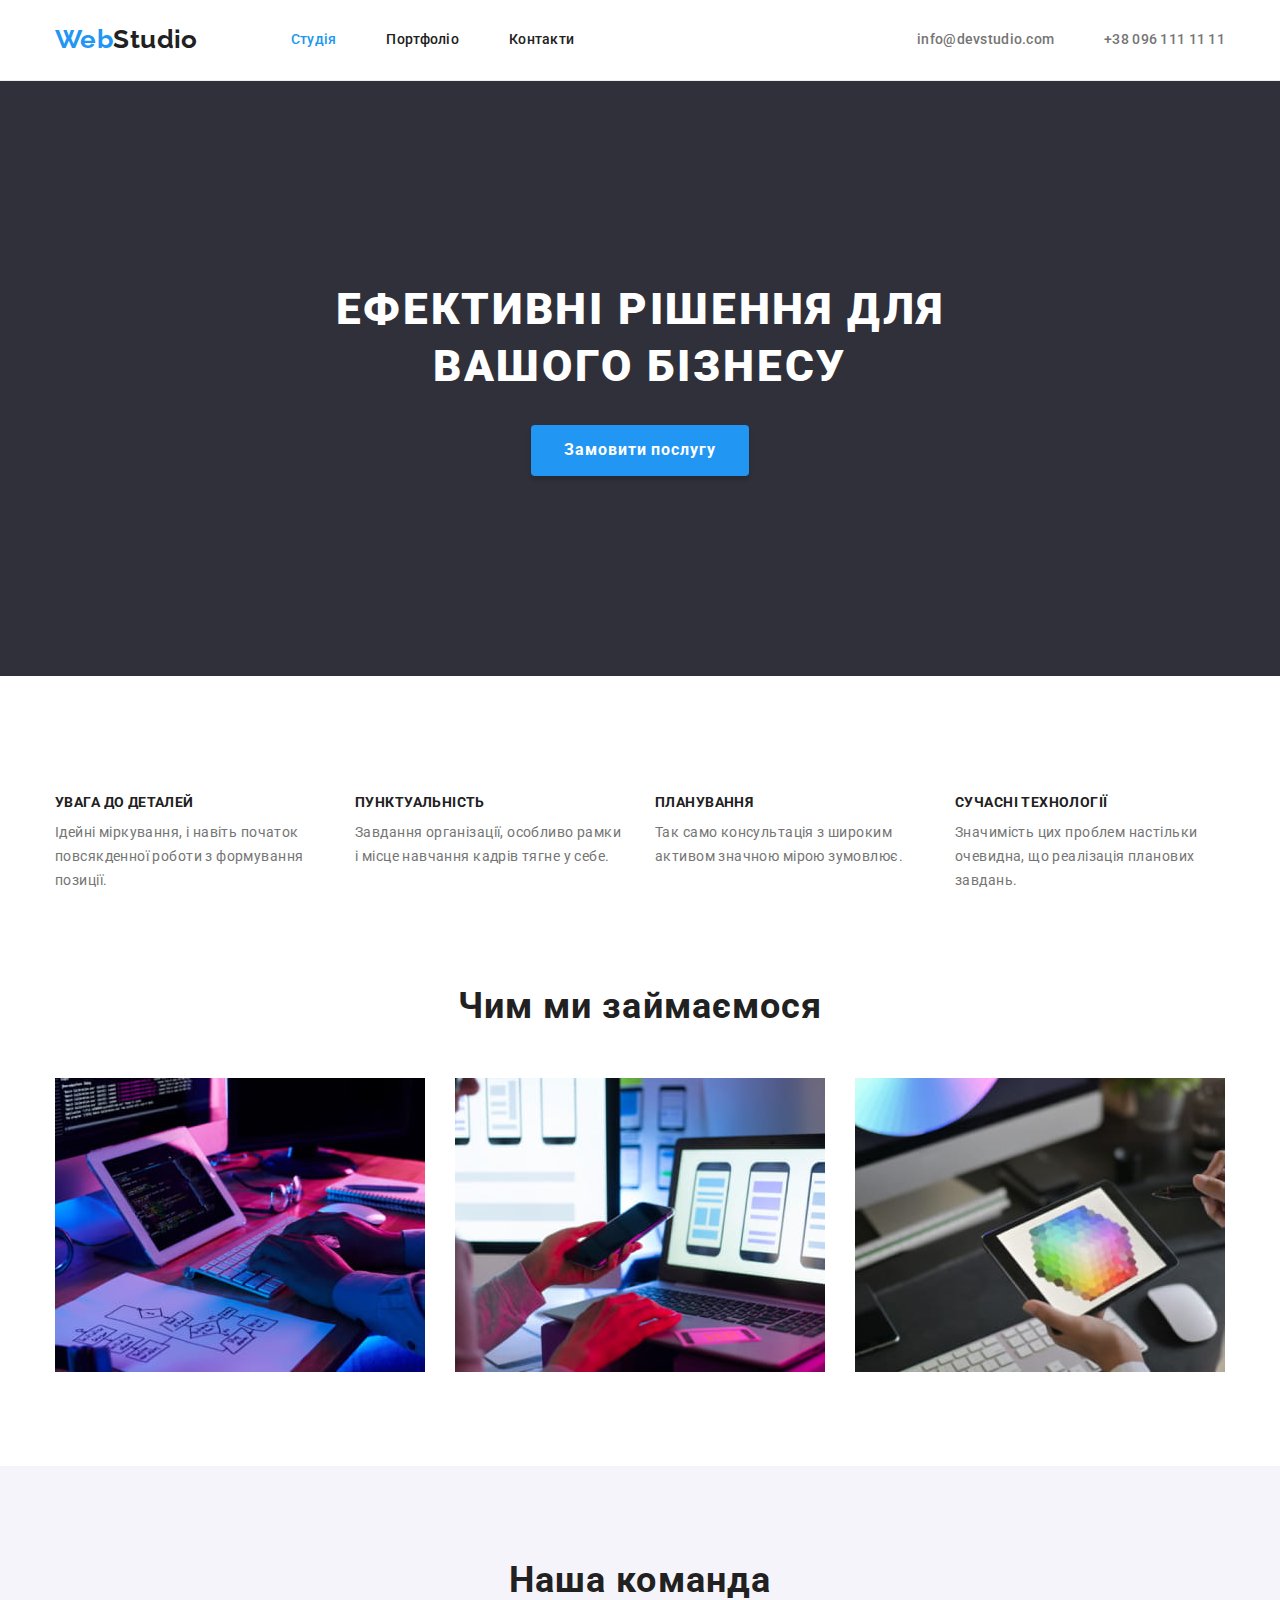
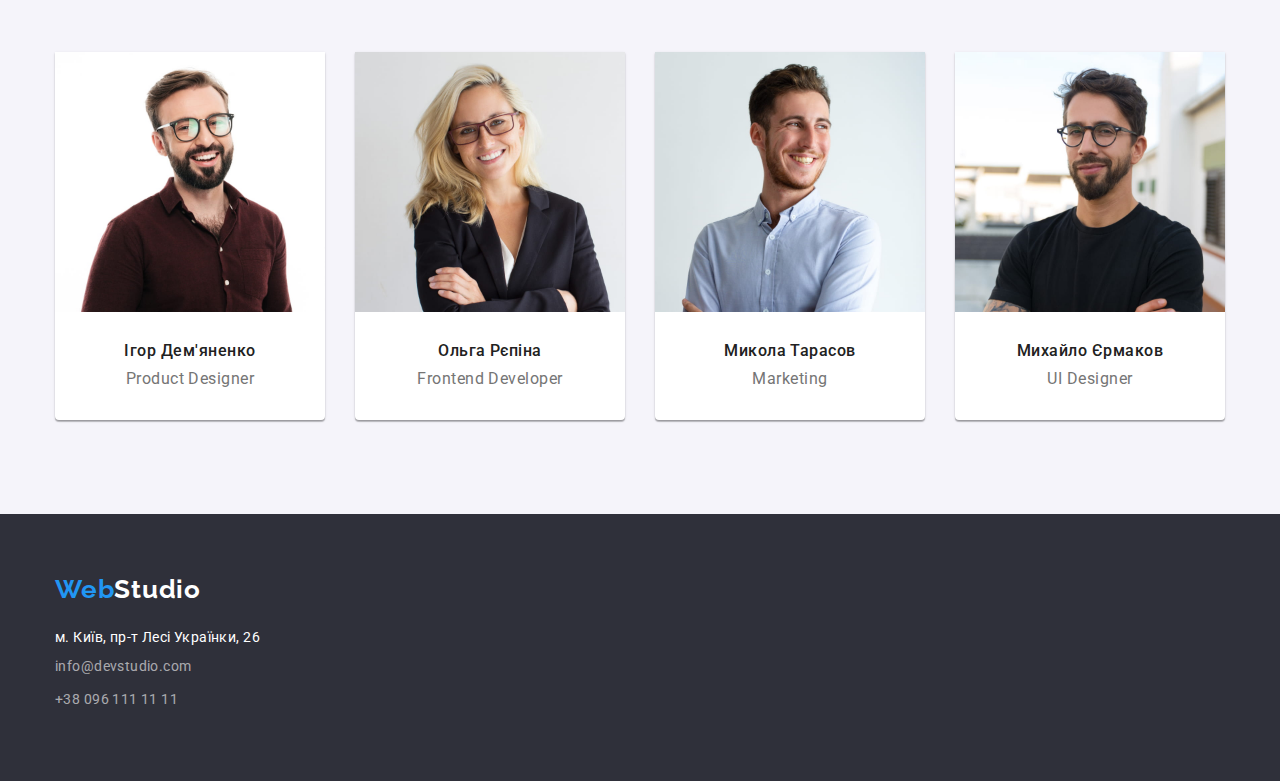
<file: index.html>
<!DOCTYPE html>
<html lang="uk">
  <head>
    <meta charset="UTF-8" />
    <meta http-equiv="X-UA-Compatible" content="IE=edge" />
    <meta name="viewport" content="width=device-width, initial-scale=1.0" />
    <link rel="preconnect" href="https://fonts.googleapis.com" />
    <link rel="preconnect" href="https://fonts.gstatic.com" crossorigin />
    <link
      href="https://fonts.googleapis.com/css2?family=Raleway:wght@700&family=Roboto:wght@400;500;700;900&display=swap"
      rel="stylesheet"
    />
    <link
      rel="stylesheet"
      href="https://cdnjs.cloudflare.com/ajax/libs/modern-normalize/1.1.0/modern-normalize.min.css"
    />
    <link rel="stylesheet" href="styles/styles.css" />
    <title>Studio</title>
  </head>
  <body class="page">
    <header class="header">
      <div class="container">
        <div class="main-nav">
          <a href="" class="logo"> <span class="logo-part">Web</span>Studio</a>
          <nav class="nav">
            <ul class="list">
              <li><a class="list-item current" href="">Студія</a></li>
              <li><a class="list-item" href="./portfolio.html">Портфоліо</a></li>
              <li><a class="list-item" href="">Контакти</a></li>
            </ul>
          </nav>
          <ul class="link-contacts">
            <li>
              <a class="link" href="mailto:info@devstudio.com"> info@devstudio.com</a>
            </li>
            <li><a class="link" href="tel:+380961111111"> +38 096 111 11 11</a></li>
          </ul>
        </div>
      </div>
    </header>
    <main class="main">
      <!--Слоган та кнопка-->
      <section class="hero">
        <div class="container">
          <h1 class="slogan">Ефективні рішення для вашого бізнесу</h1>
          <button class="btn" type="button">Замовити послугу</button>
        </div>
      </section>
      <!--Переваги-->
      <section class="section">
        <div class="container">
          <h2 class="hite-title">Переваги</h2>
          <ul class="list-feature">
            <li class="feature-list-item">
              <h3 class="feature">УВАГА ДО ДЕТАЛЕЙ</h3>
              <p class="feature-text">
                Ідейні міркування, і навіть початок повсякденної роботи з формування позиції.
              </p>
            </li>
            <li class="feature-list-item">
              <h3 class="feature">ПУНКТУАЛЬНІСТЬ</h3>
              <p class="feature-text">
                Завдання організації, особливо рамки і місце навчання кадрів тягне у себе.
              </p>
            </li>
            <li class="feature-list-item">
              <h3 class="feature">ПЛАНУВАННЯ</h3>
              <p class="feature-text">
                Так само консультація з широким активом значною мірою зумовлює.
              </p>
            </li>
            <li class="feature-list-item">
              <h3 class="feature">СУЧАСНІ ТЕХНОЛОГІЇ</h3>
              <p class="feature-text">
                Значимість цих проблем настільки очевидна, що реалізація планових завдань.
              </p>
            </li>
          </ul>
        </div>
      </section>
      <!--Чим ми займаємося-->
      <section class="section work">
        <div class="container">
          <h2 class="caption">Чим ми займаємося</h2>
          <ul class="list-how">
            <li>
              <img
                class="image-box"
                src="./image/box_1.jpg"
                alt="Пишемо коди"
                width="370"
                height="294"
              />
            </li>
            <li>
              <img
                class="image-box"
                src="./image/box_2.jpg"
                alt="Оптимізуємо"
                width="370"
                height="294"
              />
            </li>
            <li>
              <img
                class="image-box"
                src="./image/box_3.jpg"
                alt="Розробляємо дизайн"
                width="370"
                height="294"
              />
            </li>
          </ul>
        </div>
      </section>
      <!--Наша команда-->
      <section class="team section">
        <div class="container">
          <h2 class="caption">Наша команда</h2>
          <ul class="list-team">
            <li class="teammate">
              <img
                class="image-team"
                src="./image/team/team4.jpg"
                alt="Хлопець з бородою коричнева рубашка"
                width="270"
                height="260"
              />
              <h3 class="name-teammate">Ігор Дем'яненко</h3>
              <p class="job-title" lang="en">Product Designer</p>
            </li>
            <li class="teammate">
              <img
                class="image-team"
                src="./image/team/team2.jpg"
                alt=" Білявка у чорній сорочці"
                width="270"
                height="260"
              />
              <h3 class="name-teammate">Ольга Рєпіна</h3>
              <p class="job-title" lang="en">Frontend Developer</p>
            </li>
            <li class="teammate">
              <img
                class="image-team"
                src="./image/team/team3.jpg"
                alt="Хлопець у блакитній сорочці"
                width="270"
                height="260"
              />
              <h3 class="name-teammate">Микола Тарасов</h3>
              <p class="job-title" lang="en">Marketing</p>
            </li>
            <li class="teammate">
              <img
                class="image-team"
                src="./image/team/team1.jpg"
                alt="Хлопець з бородою чорна футболка"
                width="270"
                height="260"
              />
              <h3 class="name-teammate">Михайло Єрмаков</h3>
              <p class="job-title" lang="en">UI Designer</p>
            </li>
          </ul>
        </div>
      </section>
    </main>
    <footer class="footer">
      <div class="container">
        <a href="" class="logo-footer">Web<span class="logo-part-footer">Studio</span></a>
        <address class="addres-box">
          <p class="color-adress">м. Київ, пр-т Лесі Українки, 26</p>
          <ul class="address-item">
            <li>
              <a class="adress-contact" href="mailto:info@devstudio.com"> info@devstudio.com</a>
            </li>
            <li><a class="adress-contact" href="tel:+380961111111">+38 096 111 11 11</a></li>
          </ul>
        </address>
      </div>
    </footer>
  </body>
</html>
</file>
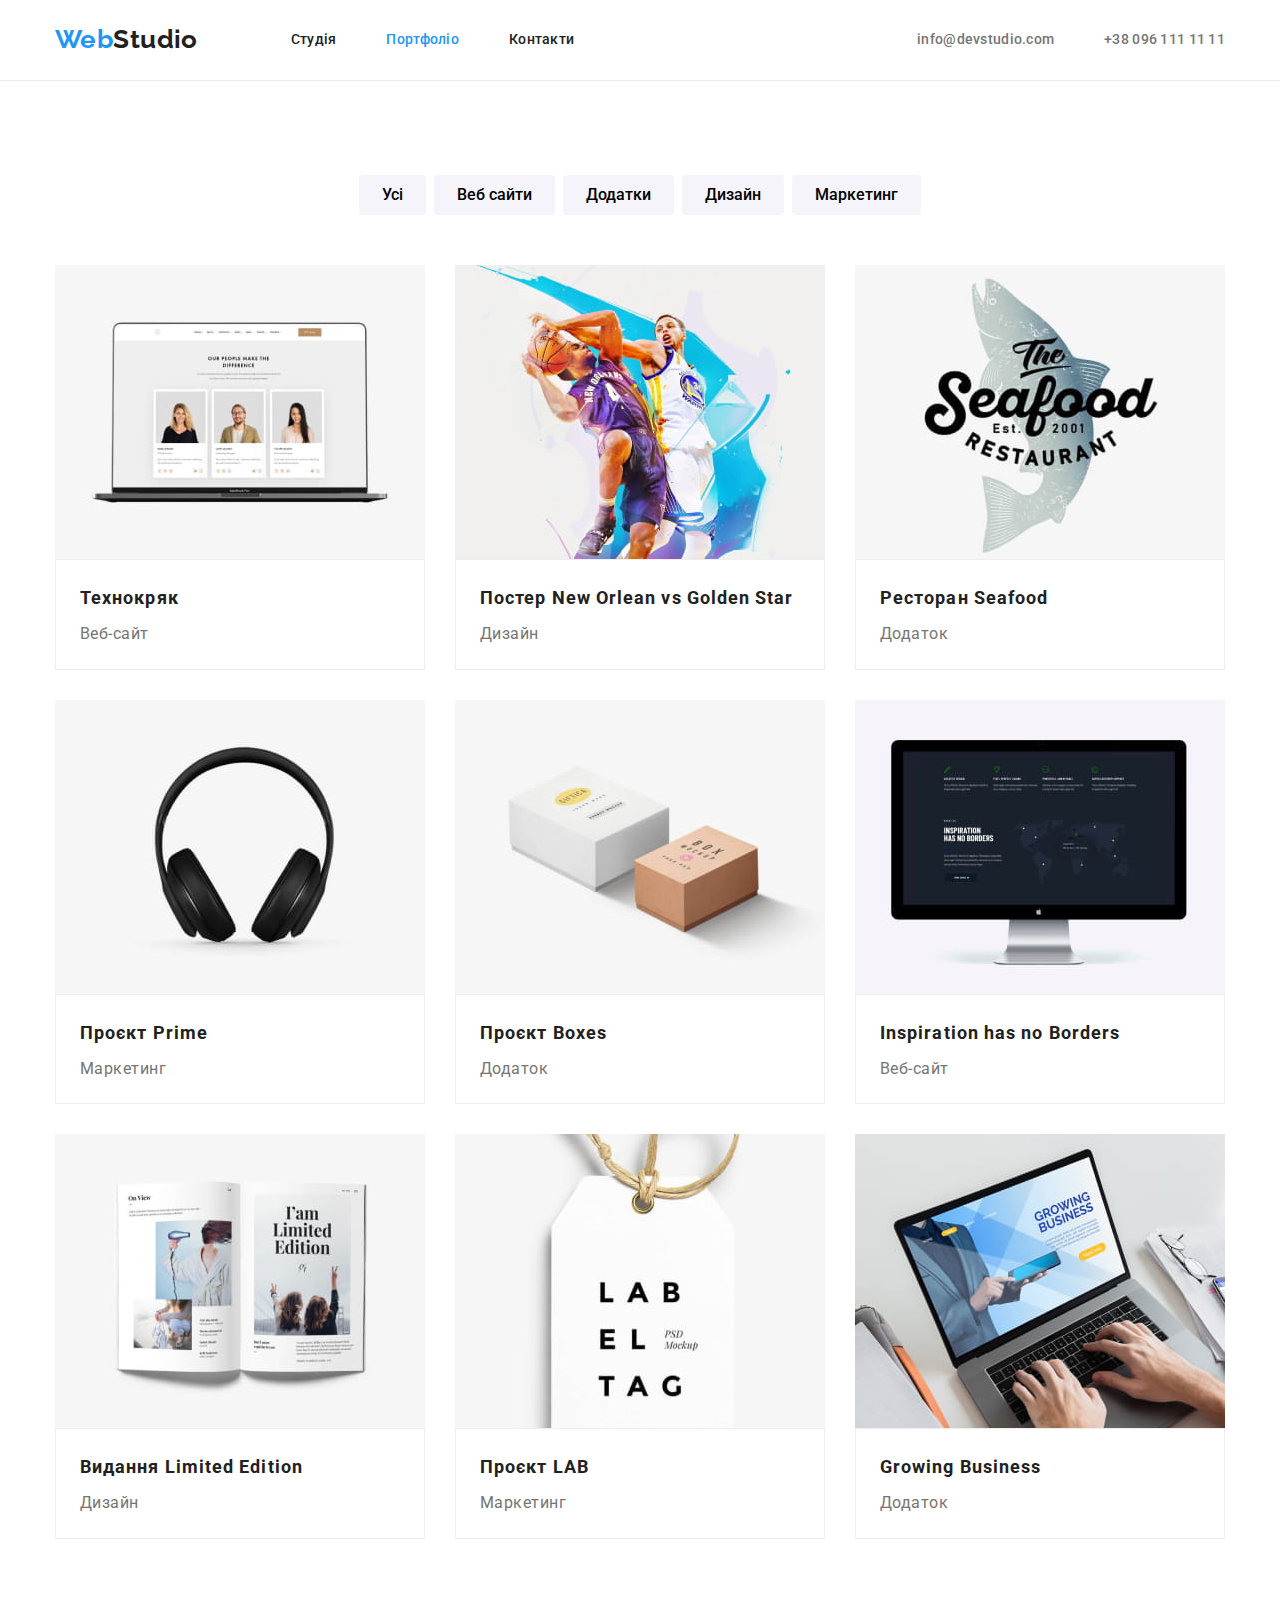
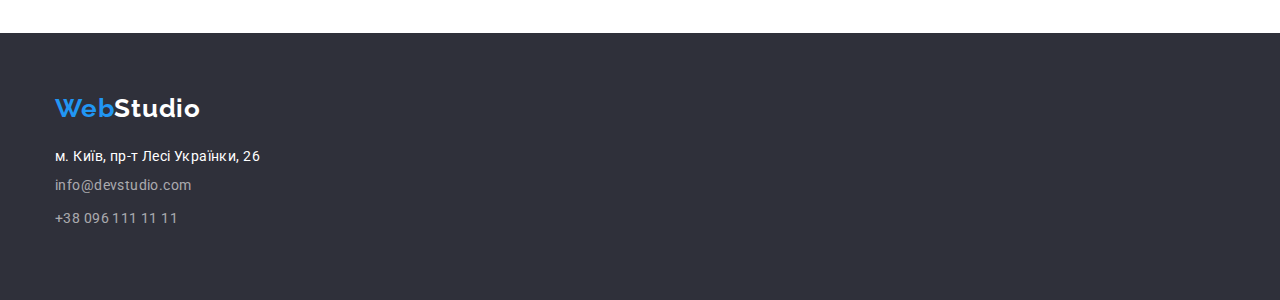
<file: portfolio.html>
<!DOCTYPE html>
<html lang="uk">
  <head>
    <meta charset="UTF-8" />
    <meta http-equiv="X-UA-Compatible" content="IE=edge" />
    <meta name="viewport" content="width=device-width, initial-scale=1.0" />
    <link rel="preconnect" href="https://fonts.googleapis.com" />
    <link rel="preconnect" href="https://fonts.gstatic.com" crossorigin />
    <link
      href="https://fonts.googleapis.com/css2?family=Raleway:wght@700&family=Roboto:wght@400;500;700;900&display=swap"
      rel="stylesheet"
    />
    <link
      rel="stylesheet"
      href="https://cdnjs.cloudflare.com/ajax/libs/modern-normalize/1.1.0/modern-normalize.min.css"
    />
    <link rel="stylesheet" href="styles/styles.css" />
    <title>Portfolio</title>
  </head>
  <body class="page">
    <header class="header">
      <div class="container">
        <div class="main-nav">
          <a href="" class="logo"> <span class="logo-part">Web</span>Studio</a>
          <nav class="nav">
            <ul class="list">
              <li><a class="list-item" href="./index.html">Студія</a></li>
              <li><a class="list-item current" href="">Портфоліо</a></li>
              <li><a class="list-item" href="">Контакти</a></li>
            </ul>
          </nav>
          <ul class="link-contacts">
            <li>
              <a class="link" href="mailto:info@devstudio.com"> info@devstudio.com</a>
            </li>
            <li><a class="link" href="tel:+380961111111"> +38 096 111 11 11</a></li>
          </ul>
        </div>
      </div>
    </header>
    <main>
      <section class="section">
        <div class="container">
        <ul class="btn-list">
          <li><button class="btn2" type="button">Усі</button></li>
          <li><button class="btn2" type="button">Веб сайти</button></li>
          <li><button class="btn2" type="button">Додатки</button></li>
          <li><button class="btn2" type="button">Дизайн</button></li>
          <li><button class="btn2" type="button">Маркетинг</button></li>
        </ul>
        <ul class="project-list">
          <li>
            <a class="project-item" href="">
              <img src="./image/cards/img01.jpg" alt="" width="370" height="294" />
              <div class="cards-item">
                <h2 class="project-name">Технокряк</h2>
                <p class="project-type">Веб-сайт</p>
              </div>
            </a>
          </li>
          <li>
            <a class="project-item" href="">
              <img src="./image/cards/img02.jpg" alt="" width="370" height="294" />
              <div class="cards-item">
                <h2 class="project-name">
                  Постер <span lang="en">New Orlean vs Golden Star</span>
                </h2>
                <p class="project-type">Дизайн</p>
              </div>
            </a>
          </li>
          <li>
            <a class="project-item" href="">
              <img src="./image/cards/img03.jpg" alt="" width="370" height="294" />
              <div class="cards-item">
                <h2 class="project-name">Ресторан <span lang="en">Seafood</span></h2>
                <p class="project-type">Додаток</p>
              </div>
            </a>
          </li>
          <li>
            <a class="project-item" href="">
              <img src="./image/cards/img04.jpg" alt="" width="370" height="294" />
              <div class="cards-item">
                <h2 class="project-name">Проєкт <span lang="en">Prime</span></h2>
                <p class="project-type">Маркетинг</p>
              </div>
            </a>
          </li>
          <li>
            <a class="project-item" href="">
              <img src="./image/cards/img05.jpg" alt="" width="370" height="294" />
              <div class="cards-item">
                <h2 class="project-name">Проєкт <span lang="en">Boxes</span></h2>
                <p class="project-type">Додаток</p>
              </div>
            </a>
          </li>
          <li>
            <a class="project-item" href="">
              <img src="./image/cards/img06.jpg" alt="" width="370" height="294" />
              <div class="cards-item">
                <h2 class="project-name"><span lang="en">Inspiration has no Borders</span></h2>
                <p class="project-type">Веб-сайт</p>
              </div>
            </a>
          </li>
          <li>
            <a class="project-item" href="">
              <img src="./image/cards/img07.jpg" alt="" width="370" height="294" />
              <div class="cards-item">
                <h2 class="project-name">Видання <span lang="en">Limited Edition</span></h2>
                <p class="project-type">Дизайн</p>
              </div>
            </a>
          </li>
          <li>
            <a class="project-item" href="">
              <img src="./image/cards/img08.jpg" alt="" width="370" height="294" />
              <div class="cards-item">
                <h2 class="project-name">Проєкт <span lang="en">LAB</span></h2>
                <p class="project-type">Маркетинг</p>
              </div>
            </a>
          </li>
          <li>
            <a class="project-item" href="">
              <img src="./image/cards/img09.jpg" alt="" width="370" height="294" />
              <div class="cards-item">
                <h2 class="project-name">Growing Business</h2>
                <p class="project-type">Додаток</p>
              </div>
            </a>
          </li>
        </ul>
      </div>
      </section>
    </main>
    <footer class="footer">
      <div class="container">
        <a href="" class="logo-footer">Web<span class="logo-part-footer">Studio</span></a>
        <address class="addres-box">
          <p class="color-adress">м. Київ, пр-т Лесі Українки, 26</p>
          <ul class="address-item">
            <li>
              <a class="adress-contact" href="mailto:info@devstudio.com"> info@devstudio.com</a>
            </li>
            <li><a class="adress-contact" href="tel:+380961111111">+38 096 111 11 11</a></li>
          </ul>
        </address>
      </div>
    </footer>
  </body>
</html>
</file>
<file: styles/styles.css>
:root {
  --primary-text-color: #212121;
  --secondary-text-color: #757575;
  --activity-color: #2196f3;
  --white-text-color: #ffffff;
  --primary-background-color: #ffffff;
  --secondary-background-color: #f5f4fa;
}

body {
  color: var(--primary-text-color);
  background-color: rgba(255, 255, 255, 1);
  font-family: 'Roboto', sans-serif;
  font-size: 14px;
  letter-spacing: 0.03em;
}


h1,
h2,
h3,
h4,
h5,
h6,
ul,
p {
  padding: 0;
  margin: 0;
}
img {
  display: block;
  max-width: 100%;
  height: auto;
}

.hite-title {
  visibility: hidden;
}
/* Хедер */
.header-container {
  display: flex;
}
.header{
  border-bottom: 1px solid #ECECEC;
  
}
/*Логотип*/
.logo {
  display: block;
  color: var(--activation-color);
  text-decoration: none;
  font-family: "Raleway";
  font-weight: 700;
  font-size: 26px;
  line-height: 1.19;
  padding-top: 24px;
  margin-right: 93px;
  /* Якщо роблю padding-top: 24 то лого пидскакує */
}
.logo-part {
  color: var(--activity-color);
}
.logo-part-footer {
  color: rgba(255, 255, 255, 1);
}
.logo-footer {
  display: block;
  color: var(--activity-color);
  font-family: 'Raleway';
  font-weight: 700;
  font-size: 26px;
  letter-spacing: 0.03em;
  text-decoration: none;
  line-height: 1.19;
  margin-bottom: 20px;
}
/*Меню навігaції*/
.list {
  margin-right: auto;
  list-style-type: none;
  text-decoration: none;
  display: flex;
  gap: 50px;
  align-items: center;
  padding: 0;
  margin: 0;
  list-style: none;
}
.list-item {
  display: block;
  font-weight: 500;
  list-style-type: none;
  text-decoration: none;
  line-height: 1.14;
  letter-spacing: 0.02em;

  color: var(--primary-text-color);
  padding-top: 32px;
  padding-bottom: 32px;
}
.current {
  color: var(--activity-color);
}
.list-item:hover {
  color: var(--activity-color);
}
.main-nav {
  display: flex;
}
.nav {
  margin-right: auto;
}
/*Контактна информація*/
.link {
  display: block;
  font-weight: 500;
  line-height: 1.14;
  letter-spacing: 0.02em;
  text-decoration: none;
  list-style-type: none;
  padding-top: 32px;
  padding-bottom: 32px;
  color: var(--secondary-text-color);
}
.link:hover {
  color: var(--activity-color);
}
.link-contacts {
  display: flex;
  list-style-type: none;
  gap: 50px;
  margin-left: auto;
  align-items: center;
}
.hero {
  background-color: rgba(47, 48, 58, 1);
  text-align: center;
  padding-top: 200px;
  padding-bottom: 200px;
}
.section{
  display: block;
  padding-top: 94px;
  padding-bottom: 94px;
}
.section.work {
  padding-top: 0;
  padding-bottom: 0;
}

/* Слоган*/
.slogan {
  font-weight: 900;
  font-size: 44px;
  line-height: 1.3;
  color: var(--white-text-color);
  text-align: center;
  letter-spacing: 0.06em;
  text-transform: uppercase;
  margin-bottom: 30px;
  width: 696px;
  margin-left: auto;
  margin-right: auto;
}
/* Контейнер */
.container {
  width: 1200px;
  padding-left: 15px;
  padding-right: 15px;
  margin-left: auto;
  margin-right: auto;
}

/* Кнопка*/
.btn {
  display: flex;
  font-style: normal;
  font-weight: 700;
  font-size: 16px;
  line-height: 1.8;
  color: var(--white-text-color);
  cursor: pointer;
  display: flex;
  align-items: center;
  text-align: center;
  letter-spacing: 0.06em;
  background: #2196f3;
  box-shadow: 0px 4px 4px rgba(0, 0, 0, 0.15);
  border-radius: 4px;
  margin-left: auto;
  margin-right: auto;
  border-radius: 4px;
  border: 1px solid transparent;
  min-width: 216px;
  padding: 10px 32px;
}

.section-feature .section-how {
  background-color: var(--secondary-background-color);
}

.list-feature {
  list-style-type: none;
  display: flex;
  gap: 30px;
  margin: 0;
  padding: 0;
}
/*Переваги*/
.feature {
  font-weight: 700;
  line-height: 1.17;
  font-size: 14px;
  letter-spacing: 0.03em;
  text-transform: uppercase;
padding-bottom: 10px;
  color: var(--primary-text-color);
}
.feature-text {
  line-height: 1.71;
  letter-spacing: 0.03em;
  font-weight: 400;
  font-size: 14px;
  font-style: normal;
  color: var(--secondary-text-color);
}
.feature-list-item {
  min-width: 270px;
  height: 98px;
}
/* Чим ми займаємось*/
.list-how {
  list-style-type: none;
  display: flex;
  gap: 30px;
  padding: 0;
  margin-bottom: 94px;
}
.caption {
  font-weight: 700;
  font-size: 36px;
  line-height: 1.16;
  letter-spacing: 0.03em;
  text-align: center;
  margin-bottom: 50px;


  color: var(--primary-text-color);
}
/* Наша команда*/

.team {
  background-color: var(--secondary-background-color);
  padding-bottom: 94px;
}
.list-team {
  list-style-type: none;
  display: flex;
  gap: 30px;
  padding: 0;

  background-color: var(--secondary-background-color);
}
.name-teammate {
  
  text-align: center;
  letter-spacing: 0.03em;
  color: var(--primary-text-color);
  font-weight: 500;
  font-size: 16px;
  line-height: 1.16;

  margin-bottom: 10px;
}
.image-team{
  margin-bottom: 30px;
}
.job-title {
  text-align: center;
  letter-spacing: 0.03em;
  color: var(--secondary-text-color);
  font-size: 16px;
  font-weight: 400;
  line-height: 1.16;
  padding-bottom: 30px;
}
.teammate {
  background: var(--primary-background-color);
  width: 270px;
  height: 368px;

  background: #ffffff;

  box-shadow: 0px 1px 3px rgba(0, 0, 0, 0.12), 0px 1px 1px rgba(0, 0, 0, 0.14),
    0px 2px 1px rgba(0, 0, 0, 0.2);
  border-radius: 0px 0px 4px 4px;
}
/* Footer*/
.footer {
  background-color: rgba(47, 48, 58, 1);
  padding-top: 60px;
  padding-bottom: 60px;
}
.address-item {
  list-style-type: none;
  padding: 0;
}
.adress-list {
  font-style: normal;
  line-height: 1.71;
  letter-spacing: 0.03em;
  color: var(--white-text-color);
  text-decoration: none;
}
.color-adress {
  margin-bottom: 9px;
  font-style: normal;
  width: 231px;
  height: 21px;
  left: 215px;
  top: 2205px;
  line-height: 24px;
  letter-spacing: 0.03em;
  color: var(--white-text-color);
}
.adress-contact {
  display: block;
  font-style: normal;
  line-height: 1.71;
  letter-spacing: 0.03em;
  color: rgba(255, 255, 255, 0.6);
  text-decoration: none;
  margin-bottom: 9px;
}
/* CSS HW 2*/
/* Кнопки*/

.btn-list {
  list-style-type: none;
  display: flex;
  gap: 8px;
  justify-content: center;
  margin-bottom: 50px;
}
.btn-list .btn2 {
  cursor: pointer;
  font-weight: 500;
  font-size: 16px;
  line-height: 1.62;
  border: 1px solid transparent;
  background: #f5f4fa;
  border-radius: 4px;
  font-style: normal;
  padding: 6px 22px;
}

.btn-list .btn2:hover,
.btn-list .btn2:focus {
  color: var(--white-text-color);
  background-color: var(--activity-color);
}
.btn2:hover {
  font-weight: 500;
  font-size: 16px;
  line-height: 1.6;
  text-align: center;
  letter-spacing: 0.03em;
}
/* Проекти*/

.project-list {
  list-style-type: none;
  display: flex;
  flex-wrap: wrap;
  padding: 0;
  gap: 30px;
  margin-bottom: 0;
}
.cards-item {
  background: var(--primary-background-color);
  border: 1px solid #eeeeee;
  padding-top: 20px;
  padding-right: 24px;
  padding-bottom: 20px;
  padding-left: 24px;
}
.project-name {
  font-weight: 700;
  font-size: 18px;
  line-height: 2;
  text-decoration: none;
  letter-spacing: 0.06em;
  color: var(--primary-text-color);
  margin-bottom: 4px;
}
.project-item {
  text-decoration: none;
}
.project-type {
  font-size: 16px;
  line-height: 1.8;
  letter-spacing: 0.03em;
  color: var(--secondary-text-color);
}
</file>
